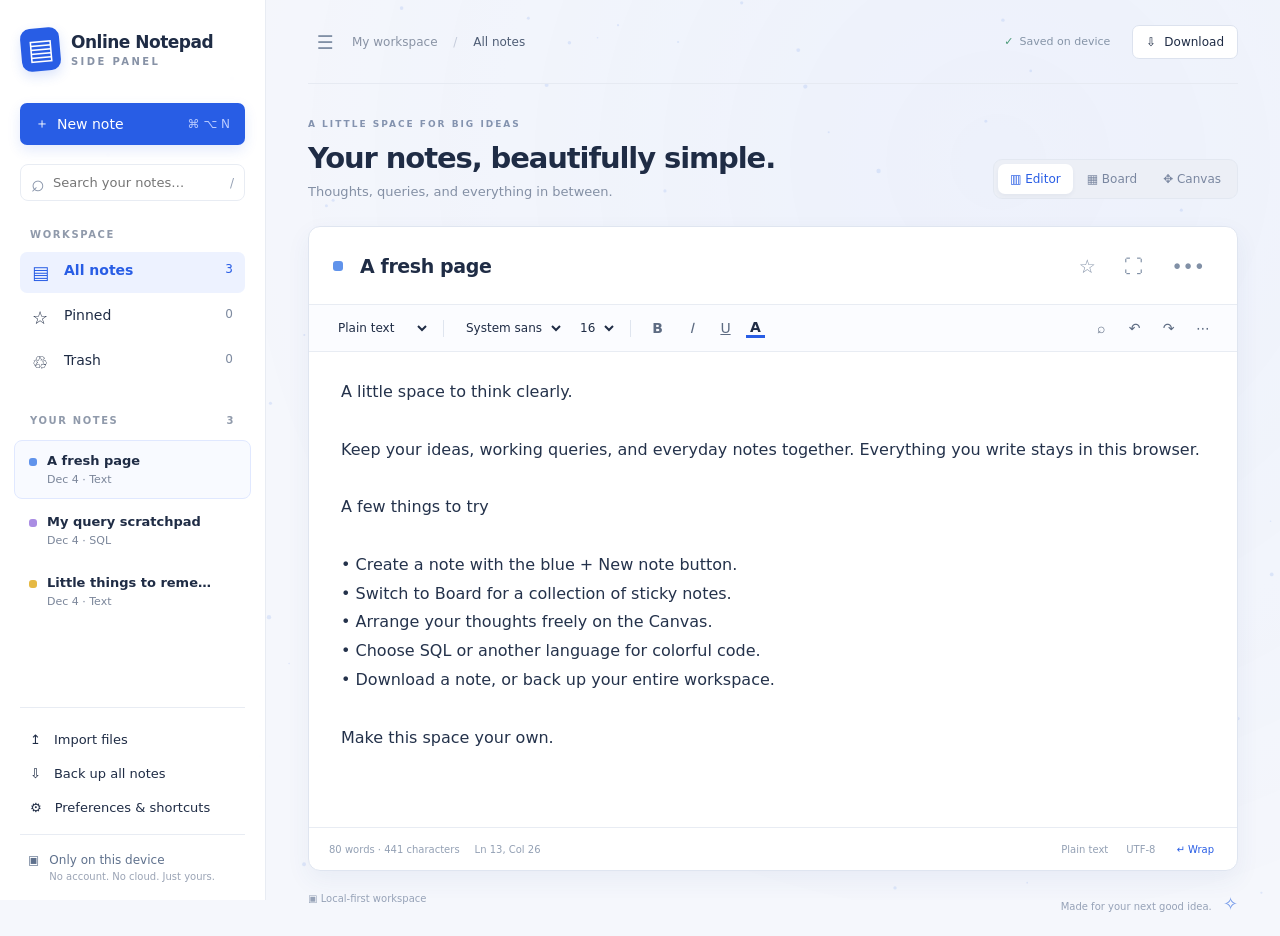
<file: online-notepad-side-panel/index.html>
<!doctype html>
<html lang="en"><head><meta charset="utf-8"><meta name="viewport" content="width=device-width,initial-scale=1"><meta name="theme-color" content="#275de7"><meta name="description" content="A private, offline notebook for your ideas, text and code. Stored only on your device."><title>Online Notepad Side Panel</title><link rel="icon" href="icon.svg" type="image/svg+xml"><link rel="manifest" href="manifest.webmanifest"><link rel="stylesheet" href="styles.css"></head><body>
<canvas id="ambient" aria-hidden="true"></canvas>
<div class="app">
<aside id="sidebar">
<a class="brand" href="#" aria-label="Online Notepad Side Panel home"><span class="brand-icon">▤</span><span>Online Notepad<small>SIDE PANEL</small></span></a>
<button id="newNote" class="primary wide">＋ <span>New note</span><kbd>⌘ N</kbd></button>
<label class="search"><span>⌕</span><input id="search" placeholder="Search your notes…" aria-label="Search notes"><kbd>/</kbd></label>
<div class="nav-label">WORKSPACE</div><nav><button class="nav-item active" data-filter="all"><span>▤</span> All notes <b id="allCount">0</b></button><button class="nav-item" data-filter="pinned"><span>☆</span> Pinned <b id="pinCount">0</b></button><button class="nav-item" data-filter="trash"><span>♲</span> Trash <b id="trashCount">0</b></button></nav>
<div class="nav-label row">YOUR NOTES <span id="noteCount"></span></div><div id="noteList"></div>
<div class="sidebar-bottom"><button id="importButton">↥ <span>Import files</span></button><button id="backupButton">⇩ <span>Back up all notes</span></button><button id="settingsButton">⚙ <span>Preferences & shortcuts</span></button><div class="local-label">▣ <span>Only on this device<small>No account. No cloud. Just yours.</small></span></div></div>
</aside>
<main><header class="topbar"><div class="row"><button id="sidebarToggle" class="icon-button" title="Toggle side panel" aria-label="Toggle side panel">☰</button><span class="breadcrumb">My workspace <span>/</span> <strong id="workspaceName">All notes</strong></span></div><div class="row"><span id="saveStatus" role="status">Saved on device</span><button id="downloadCurrent" class="outline">⇩ <span>Download</span></button></div></header>
<section class="workspace-heading"><div><div class="eyebrow">A LITTLE SPACE FOR BIG IDEAS</div><h1 id="heading">Your notes, beautifully simple.</h1><p id="subheading">Thoughts, queries, and everything in between.</p></div><div class="view-switch" aria-label="Workspace view"><button data-view="editor" class="active">▥ Editor</button><button data-view="board">▦ Board</button><button data-view="canvas">✥ Canvas</button></div></section>
<section id="editorView" class="editor-shell"><div class="note-heading"><span id="noteDot"></span><input id="title" aria-label="Note title" placeholder="Untitled note"><button id="pinNote" class="icon-button" title="Pin note">☆</button><button id="expandNote" class="icon-button" title="Expand editor">⛶</button><button id="noteMenu" class="icon-button" title="Note actions">•••</button></div>
<div class="toolbar"><select id="language" aria-label="Language"><option value="plain">Plain text</option><option value="rich">Rich text</option><option value="sql">SQL</option><option value="javascript">JavaScript</option><option value="typescript">TypeScript</option><option value="python">Python</option><option value="json">JSON</option><option value="html">HTML / XML</option><option value="css">CSS</option><option value="markdown">Markdown</option><option value="shell">Shell</option></select><span class="divider"></span><select id="font" aria-label="Font"><option value="sans">System sans</option><option value="serif">Book serif</option><option value="mono">Monospace</option></select><select id="fontSize" aria-label="Font size"><option>14</option><option selected>16</option><option>18</option><option>20</option><option>24</option><option>28</option><option>32</option></select><span class="divider"></span><button data-command="bold" title="Bold"><b>B</b></button><button data-command="italic" title="Italic"><i>I</i></button><button data-command="underline" title="Underline"><u>U</u></button><label class="color-picker" title="Text color">A<input id="textColor" type="color" value="#24324b" aria-label="Text color"></label><span class="toolbar-spacer"></span><button id="findButton" title="Find and replace">⌕</button><button id="undo" title="Undo">↶</button><button id="redo" title="Redo">↷</button><button id="toolsButton" title="More editing tools">⋯</button></div>
<div id="findBar" hidden><input id="findInput" placeholder="Find text" aria-label="Find text"><input id="replaceInput" placeholder="Replace with" aria-label="Replace with"><label><input type="checkbox" id="matchCase"> Aa</label><button id="findNext">Next</button><button id="replaceOne">Replace</button><button id="replaceAll">All</button><span id="findCount"></span><button id="closeFind" aria-label="Close find">×</button></div>
<div id="writingArea"><div id="gutter" aria-hidden="true"></div><div class="text-stack"><pre id="highlight" aria-hidden="true"></pre><textarea id="editor" spellcheck="true" aria-label="Note content" placeholder="Start writing. This space is yours."></textarea><div id="richEditor" contenteditable="true" role="textbox" aria-multiline="true" aria-label="Rich note content" hidden></div></div></div>
<footer class="editor-footer"><span id="stats">0 words · 0 characters</span><span id="selectionInfo"></span><span class="footer-right"><span id="languageLabel">Plain text</span><span>UTF-8</span><button id="wrapButton" class="active" title="Toggle word wrap">↵ Wrap</button></span></footer></section>
<section id="boardView" hidden><div class="board-bar"><span id="boardInfo"></span><div class="row"><select id="sort" aria-label="Sort notes"><option value="updated">Recently edited</option><option value="title">Title A–Z</option><option value="created">Date created</option></select><button id="zoomOut" hidden title="Zoom out">−</button><span id="zoomLevel" hidden>100%</span><button id="zoomIn" hidden title="Zoom in">＋</button><button id="resetCanvas" hidden>Reset view</button></div></div><div id="boardViewport"><div id="board"></div></div></section>
<div class="workspace-bottom"><span id="offlineStatus">▣ Local-first workspace</span><span>Made for your next good idea. <span class="tiny-spark">✧</span></span></div>
</main></div>
<input type="file" id="fileInput" multiple hidden accept=".txt,.md,.sql,.js,.ts,.py,.json,.html,.htm,.xml,.css,.csv,.tsv,.log,.yaml,.yml,.sh,.ini,.conf,.rtf,.java,.c,.cpp,.h,.rb,.php,.toml,.notepad">
<dialog id="modal"><div class="modal-top"><h2 id="modalTitle"></h2><button id="closeModal" aria-label="Close dialog">×</button></div><div id="modalBody"></div></dialog><div id="toast" role="status"></div><div id="printArea"></div><script src="app.js" defer></script><script type="module" src="ambient.js"></script></body></html>
</file>
<file: online-notepad-side-panel/styles.css>
:root{--blue:#285de5;--ink:#1f2c45;--muted:#7b869a;--line:#e8ecf3;--font:system-ui,-apple-system,BlinkMacSystemFont,"Segoe UI",sans-serif;--note-size:16px;--note-font:var(--font)}*{box-sizing:border-box}body{margin:0;font-family:var(--font);color:var(--ink);background:#f5f7fc;font-size:14px}button,input,select,textarea{font:inherit}button{cursor:pointer;border:0;background:transparent;color:inherit;transition:background .18s,transform .18s,box-shadow .18s}button:hover{background:#edf1fb}button:active{transform:scale(.97)}button:focus-visible,a:focus-visible{outline:2px solid var(--blue);outline-offset:3px}input,select{color:inherit}input:focus,select:focus{outline:2px solid #9fb8ff;outline-offset:1px}button,select{min-height:34px;border-radius:7px;padding:7px 10px}select{border:1px solid var(--line);background:white}input[type=text],input:not([type]){border:1px solid var(--line);border-radius:6px;padding:9px 11px;background:white}#ambient{position:fixed;inset:0;width:100%;height:100%;pointer-events:none;opacity:.45;z-index:-1}.app{display:flex;min-height:100vh}aside{width:266px;flex-shrink:0;background:rgba(255,255,255,.95);border-right:1px solid var(--line);padding:28px 20px 18px;display:flex;flex-direction:column;height:100vh;position:sticky;top:0}.brand{display:flex;align-items:center;gap:11px;color:var(--ink);text-decoration:none;font-size:17px;font-weight:750;letter-spacing:-.5px;margin:0 1px 32px}.brand-icon{width:39px;height:43px;background:var(--blue);color:white;display:grid;place-items:center;border-radius:10px;font-size:28px;box-shadow:0 5px 12px #285de52b;transform:rotate(-5deg)}.brand small{display:block;font-size:10px;letter-spacing:2.4px;color:#8792a6;margin-top:4px;font-weight:600}.primary{background:var(--blue);color:white;box-shadow:0 5px 13px #285de521}.primary:hover{background:#174bd0}.wide{width:100%;display:flex;align-items:center;gap:8px;padding:12px 15px}.wide kbd{margin-left:auto;color:#bbccff;font-size:12px}kbd{font-family:inherit;font-size:12px;color:#94a0b4}.search{display:flex;align-items:center;gap:8px;border:1px solid var(--line);border-radius:8px;margin-top:19px;padding:0 10px}.search>span{font-size:23px;color:#8995aa}.search #search{width:100%;min-width:0;border:0;padding:10px 0;font-size:13px;outline:0;background:transparent}.nav-label{font-size:10px;font-weight:700;color:#909aab;letter-spacing:1.6px;margin:28px 10px 12px}.row{display:flex;align-items:center;gap:10px}.nav-label.row{justify-content:space-between}.nav-item{display:flex;width:100%;gap:12px;padding:10px 12px;text-align:left;margin-bottom:4px}.nav-item>span{font-size:18px;width:20px}.nav-item b{margin-left:auto;font-size:12px;font-weight:500;color:#7e8ba0}.nav-item.active{background:#edf2ff;color:var(--blue);font-weight:650}.nav-item.active b{color:var(--blue)}#noteList{overflow:auto;flex:1;min-height:80px;margin:0 -6px}.list-note{width:100%;display:flex;gap:10px;text-align:left;padding:12px 14px;margin:2px 0;border:1px solid transparent;border-radius:8px}.list-note.active{background:#f8faff;border-color:#e0e8ff}.list-note .note-marker{width:8px;height:8px;flex-shrink:0;margin-top:5px;border-radius:3px;background:var(--card-color)}.list-note strong{font-size:13px;display:block;overflow:hidden;text-overflow:ellipsis;white-space:nowrap;max-width:174px;font-weight:600}.list-note small{display:block;margin-top:5px;font-size:11px;color:var(--muted)}.sidebar-bottom{border-top:1px solid var(--line);padding-top:14px;margin-top:10px}.sidebar-bottom>button{display:flex;gap:13px;align-items:center;width:100%;font-size:13px;text-align:left;padding:8px 10px}.local-label{display:flex;gap:10px;padding:18px 8px 0;margin-top:10px;border-top:1px solid var(--line);color:#5f718d;font-size:12px}.local-label small{display:block;margin-top:4px;font-size:10px;color:#9ba4b5}main{flex:1;min-width:0;padding:0 42px}.topbar{height:84px;display:flex;align-items:center;justify-content:space-between;border-bottom:1px solid #e6eaf2}.breadcrumb{font-size:12px;color:#8993a5}.breadcrumb span{margin:0 12px;color:#c4cbda}.breadcrumb strong{font-weight:500;color:#4f5d75}.icon-button{font-size:19px;min-width:34px;padding:4px 8px;color:#8190a6}.outline{border:1px solid #dce2ee;background:white;display:flex;align-items:center;gap:8px;font-size:12px;padding:9px 13px}#saveStatus{font-size:11px;color:#8594a7;margin-right:12px}#saveStatus::before{content:'✓';color:#4a9a78;margin-right:6px}.workspace-heading{display:flex;align-items:flex-end;justify-content:space-between;gap:15px;padding:35px 0 27px}.eyebrow{font-size:9px;letter-spacing:2px;font-weight:700;color:#8493af;margin-bottom:12px}h1{font-size:29px;letter-spacing:-1.1px;font-weight:650;margin:0 0 9px}.workspace-heading p{margin:0;color:#8490a5;font-size:13px}.view-switch{display:flex;padding:4px;border:1px solid #e3e8f1;border-radius:9px;background:#eceff6;gap:2px}.view-switch button{min-height:30px;font-size:12px;padding:6px 12px;color:#7a87a0}.view-switch button.active{background:white;color:#285de5;box-shadow:0 2px 4px #2538620d}.editor-shell{background:white;border:1px solid #dfe5f0;border-radius:12px;box-shadow:0 9px 25px #304f8810;overflow:hidden;animation:rise .4s ease}.note-heading{height:77px;display:flex;align-items:center;padding:0 24px;gap:12px}#noteDot{width:10px;height:10px;border-radius:3px;background:#5c8df1;flex-shrink:0}.note-heading #title{border:0;font-size:19px;letter-spacing:-.4px;font-weight:620;flex:1;min-width:0;padding:5px;background:transparent}.toolbar{display:flex;gap:7px;align-items:center;background:#fbfcff;border-top:1px solid var(--line);border-bottom:1px solid var(--line);padding:9px 20px;flex-wrap:wrap}.toolbar select{border:0;background:transparent;font-size:12px;padding:5px;min-height:28px}.toolbar button{min-width:27px;min-height:28px;padding:3px 7px;color:#5d6b82}.divider{width:1px;height:17px;background:#dfe5ef;margin:0 6px}.toolbar-spacer{flex:1}.color-picker{position:relative;cursor:pointer;font-weight:700;border-bottom:3px solid var(--blue);width:19px;text-align:center;font-size:14px}.color-picker input{position:absolute;opacity:0;inset:0;width:100%;cursor:pointer}#writingArea{display:flex;min-height:390px;height:calc(100vh - 425px);max-height:1000px;position:relative}#gutter{padding:26px 12px 28px 17px;color:#b5bdcb;font:var(--note-size)/1.8 var(--note-font);text-align:right;overflow:hidden;white-space:pre;user-select:none;min-width:50px;background:#fdfdff;border-right:1px solid #f3f5fa;display:none}.text-stack{position:relative;flex:1;min-width:0;overflow:hidden}#editor,#highlight,#richEditor{margin:0;padding:26px 32px;width:100%;height:100%;font:var(--note-size)/1.8 var(--note-font);letter-spacing:0;tab-size:4;border:0;border-radius:0;outline:0;overflow:auto;white-space:pre-wrap;overflow-wrap:break-word}#editor{position:relative;resize:none;background:transparent;color:var(--text-color,#24324b);caret-color:var(--blue);z-index:1}#highlight{position:absolute;inset:0;pointer-events:none;display:none;color:#24324b}#editor::placeholder{color:#b2bac8}#richEditor{background:white;color:var(--text-color,#24324b)}.code-mode #editor{color:transparent;-webkit-text-fill-color:transparent}.code-mode #editor::selection{background:#4e8fff35}.code-mode #highlight,.code-mode #gutter{display:block}.code-mode #editor::placeholder{-webkit-text-fill-color:#b2bac8}.no-wrap #editor,.no-wrap #highlight{white-space:pre;overflow-wrap:normal}.tok-comment{color:#789385;font-style:italic}.tok-string{color:#ad5b36}.tok-keyword{color:#8c4cc6}.tok-number{color:#c36925}.tok-function{color:#2274bb}.tok-tag{color:#b94a6b}.editor-footer{min-height:43px;padding:9px 20px;border-top:1px solid var(--line);display:flex;align-items:center;gap:15px;font-size:10px;color:#93a0b4}.footer-right{margin-left:auto;display:flex;align-items:center;gap:18px}.editor-footer button{font-size:10px;min-height:24px;padding:3px}.editor-footer button.active{color:var(--blue)}.workspace-bottom{display:flex;justify-content:space-between;margin:22px 0;font-size:10px;color:#96a2b7}.tiny-spark{font-size:18px;color:#7399e9;margin-left:8px}#findBar{display:flex;gap:7px;padding:10px 20px;border-bottom:1px solid var(--line);align-items:center;background:#f7f9ff;flex-wrap:wrap}#findBar[hidden]{display:none}#findBar input:not([type=checkbox]){width:150px;min-width:0;padding:7px}#findBar button,#findBar label,#findCount{font-size:12px}.board-bar{display:flex;align-items:center;justify-content:space-between;color:#8290a5;font-size:12px;margin-bottom:20px}#board{display:grid;grid-template-columns:repeat(auto-fill,minmax(240px,1fr));gap:20px;min-height:350px}.note-card{background:var(--card-bg);border:1px solid #00000008;border-radius:10px;padding:20px;min-height:230px;box-shadow:0 5px 13px #26406106;animation:rise .35s backwards;position:relative;transition:box-shadow .25s,transform .25s;overflow:hidden}.note-card:hover{box-shadow:0 12px 24px #29436413;transform:translateY(-3px)}.card-top{display:flex;gap:7px;justify-content:space-between;align-items:center;font-size:10px;color:#69768d;text-transform:uppercase;letter-spacing:1px}.card-top button{font-size:17px;padding:0 5px;min-height:25px}.note-card h3{margin:18px 0 10px;font-size:17px;letter-spacing:-.3px}.card-body{font:13px/1.8 var(--font);color:#65718a;white-space:pre-wrap;height:91px;overflow:hidden}.card-bottom{display:flex;align-items:center;justify-content:space-between;font-size:10px;color:#8490a1;margin-top:15px}.card-bottom button{font-size:11px;background:#ffffff80;min-height:25px;padding:4px 8px}.add-card{border:1px dashed #bac8df;display:flex;flex-direction:column;align-items:center;justify-content:center;gap:12px;min-height:230px;color:#7f93b4;background:#ffffff66;border-radius:10px}.add-card span{font-size:26px}.canvas-mode #boardViewport{height:calc(100vh - 335px);min-height:380px;overflow:auto;background-image:radial-gradient(#bdcbed 1px,transparent 1px);background-size:24px 24px;border:1px solid #e2e8f3;border-radius:12px}.canvas-mode #board{display:block;position:relative;width:2200px;height:1500px;transform-origin:0 0}.canvas-mode .note-card{position:absolute;width:270px;height:245px;resize:both;overflow:auto;min-width:220px;min-height:220px;transition:box-shadow .2s}.canvas-mode .card-top{cursor:grab;touch-action:none}.canvas-mode .note-card:hover{transform:none}.canvas-mode .add-card{position:absolute;width:250px;min-height:160px;left:30px;top:1050px}.empty{grid-column:1/-1;text-align:center;padding:80px 25px;color:#8490a5}.empty h3{color:var(--ink)}dialog{width:min(540px,calc(100vw - 32px));border:1px solid #e2e8f2;border-radius:15px;padding:25px;box-shadow:0 30px 100px #172e6733;color:var(--ink);max-height:85vh}dialog::backdrop{background:#17243c55;backdrop-filter:blur(4px)}.modal-top{display:flex;justify-content:space-between;align-items:center;gap:15px;margin-bottom:18px}.modal-top h2{font-size:20px;letter-spacing:-.5px;margin:0}.modal-top button{font-size:25px}.form-row{display:flex;align-items:center;justify-content:space-between;gap:20px;padding:11px 0;border-bottom:1px solid var(--line);font-size:13px}.form-row label{flex:1}.form-row small{display:block;color:#8995a8;margin-top:5px;line-height:1.5}.form-row input:not([type=checkbox]),.form-row select{max-width:220px}.modal-actions{display:flex;gap:8px;justify-content:flex-end;margin-top:22px}.hint{font-size:12px;color:#8290a5;line-height:1.7}.tool-grid{display:grid;grid-template-columns:repeat(2,1fr);gap:9px}.tool-grid button{border:1px solid var(--line);text-align:left;padding:12px;font-size:13px}.swatches{display:flex;gap:12px;margin:18px 0}.swatches button{width:34px;height:34px;border-radius:50%;border:2px solid #ffffff;box-shadow:0 0 0 1px #dfe5ef}.symbol-grid{display:grid;grid-template-columns:repeat(8,1fr);gap:6px}.symbol-grid button{font-size:21px;background:#f3f6fc}.danger{color:#d64c56}#toast{position:fixed;bottom:28px;left:50%;transform:translate(-50%,20px);background:#25334f;color:white;box-shadow:0 7px 25px #17243c22;padding:12px 22px;border-radius:9px;opacity:0;pointer-events:none;transition:.25s;z-index:20;font-size:13px;max-width:90vw}#toast.show{opacity:1;transform:translate(-50%,0)}.expanded .workspace-heading,.expanded .workspace-bottom{display:none}.expanded .editor-shell{margin-top:20px}.expanded #writingArea{height:calc(100vh - 295px)}.hide-sidebar aside{display:none}.typing-glow{animation:pulse .5s ease}.no-motion *{animation:none!important;transition:none!important;scroll-behavior:auto!important}#printArea{display:none}[hidden]{display:none!important}@keyframes rise{from{opacity:0;transform:translateY(9px)}to{opacity:1;transform:translateY(0)}}@keyframes pulse{50%{box-shadow:0 0 0 3px #729aff15,0 9px 25px #304f8810}}@media(prefers-reduced-motion:reduce){*{animation:none!important;transition:none!important}}@media(min-width:1600px){main{padding:0 65px}.workspace-heading{padding-top:45px}#writingArea{height:calc(100vh - 455px)}}@media(max-width:1100px){aside{width:232px;padding:25px 15px}main{padding:0 24px}.workspace-heading{align-items:flex-start;flex-direction:column;gap:22px}h1{font-size:27px}#writingArea{height:calc(100vh - 480px)}}@media(max-width:760px){aside{display:none}.hide-sidebar aside{display:flex;position:fixed;width:260px;z-index:10;box-shadow:20px 0 60px #24355322}main{padding:0 14px}.topbar{height:68px}.breadcrumb{font-size:11px}.breadcrumb span{margin:0 5px}#saveStatus{display:none}.workspace-heading{padding:24px 0 20px}h1{font-size:25px}.eyebrow{font-size:8px}.note-heading{padding:0 12px;height:62px}.note-heading #title{font-size:17px}.toolbar{padding:8px 10px;gap:4px}.divider{margin:0 2px}.toolbar-spacer{display:none}#editor,#highlight,#richEditor{padding:20px}#writingArea{height:47vh;min-height:300px}.editor-footer{padding:8px 10px;gap:6px;flex-wrap:wrap}.footer-right{gap:9px}.workspace-bottom>span:last-child{display:none}#board{grid-template-columns:1fr}.form-row{gap:10px}.form-row input:not([type=checkbox]){max-width:170px}}@media print{body>*{display:none!important}#printArea{display:block!important;white-space:pre-wrap;font:12pt/1.6 serif;color:black}#printArea h1{font-size:20pt;margin-bottom:20pt}@page{margin:20mm}}
</file>
